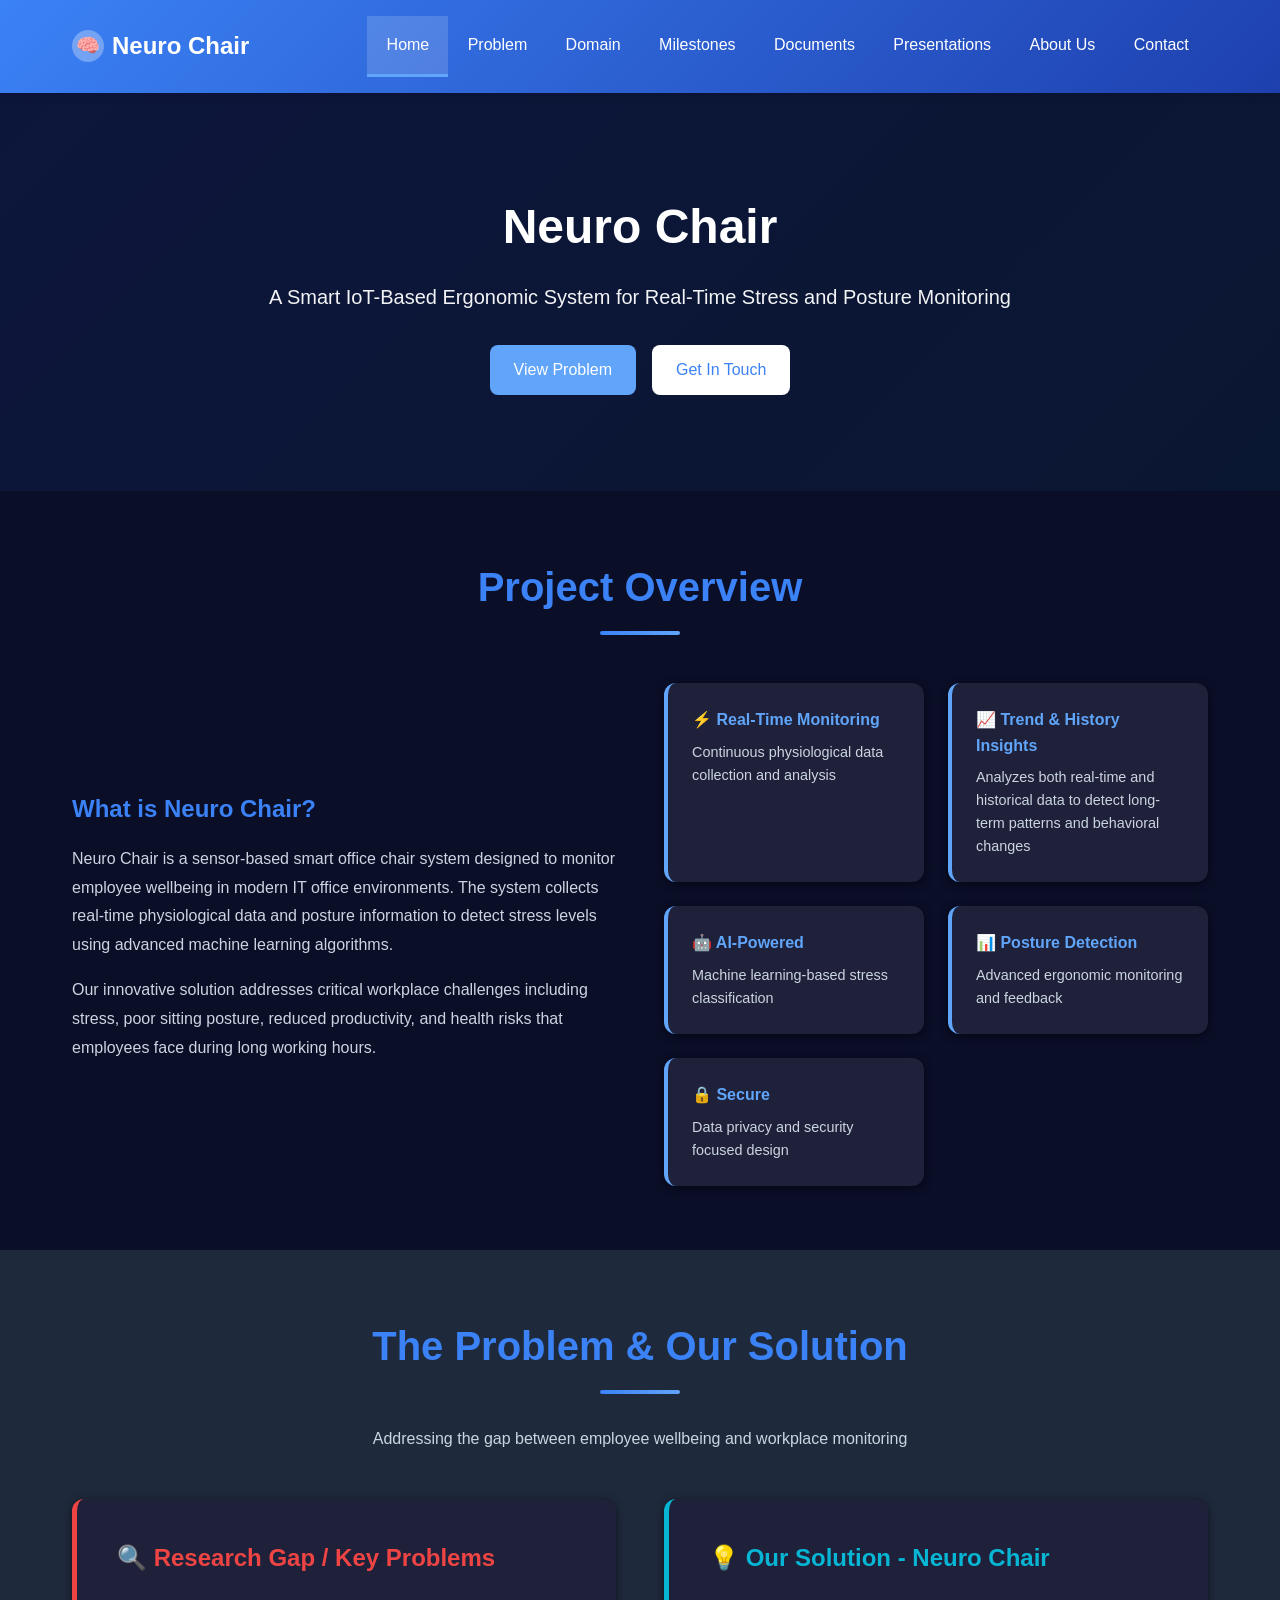
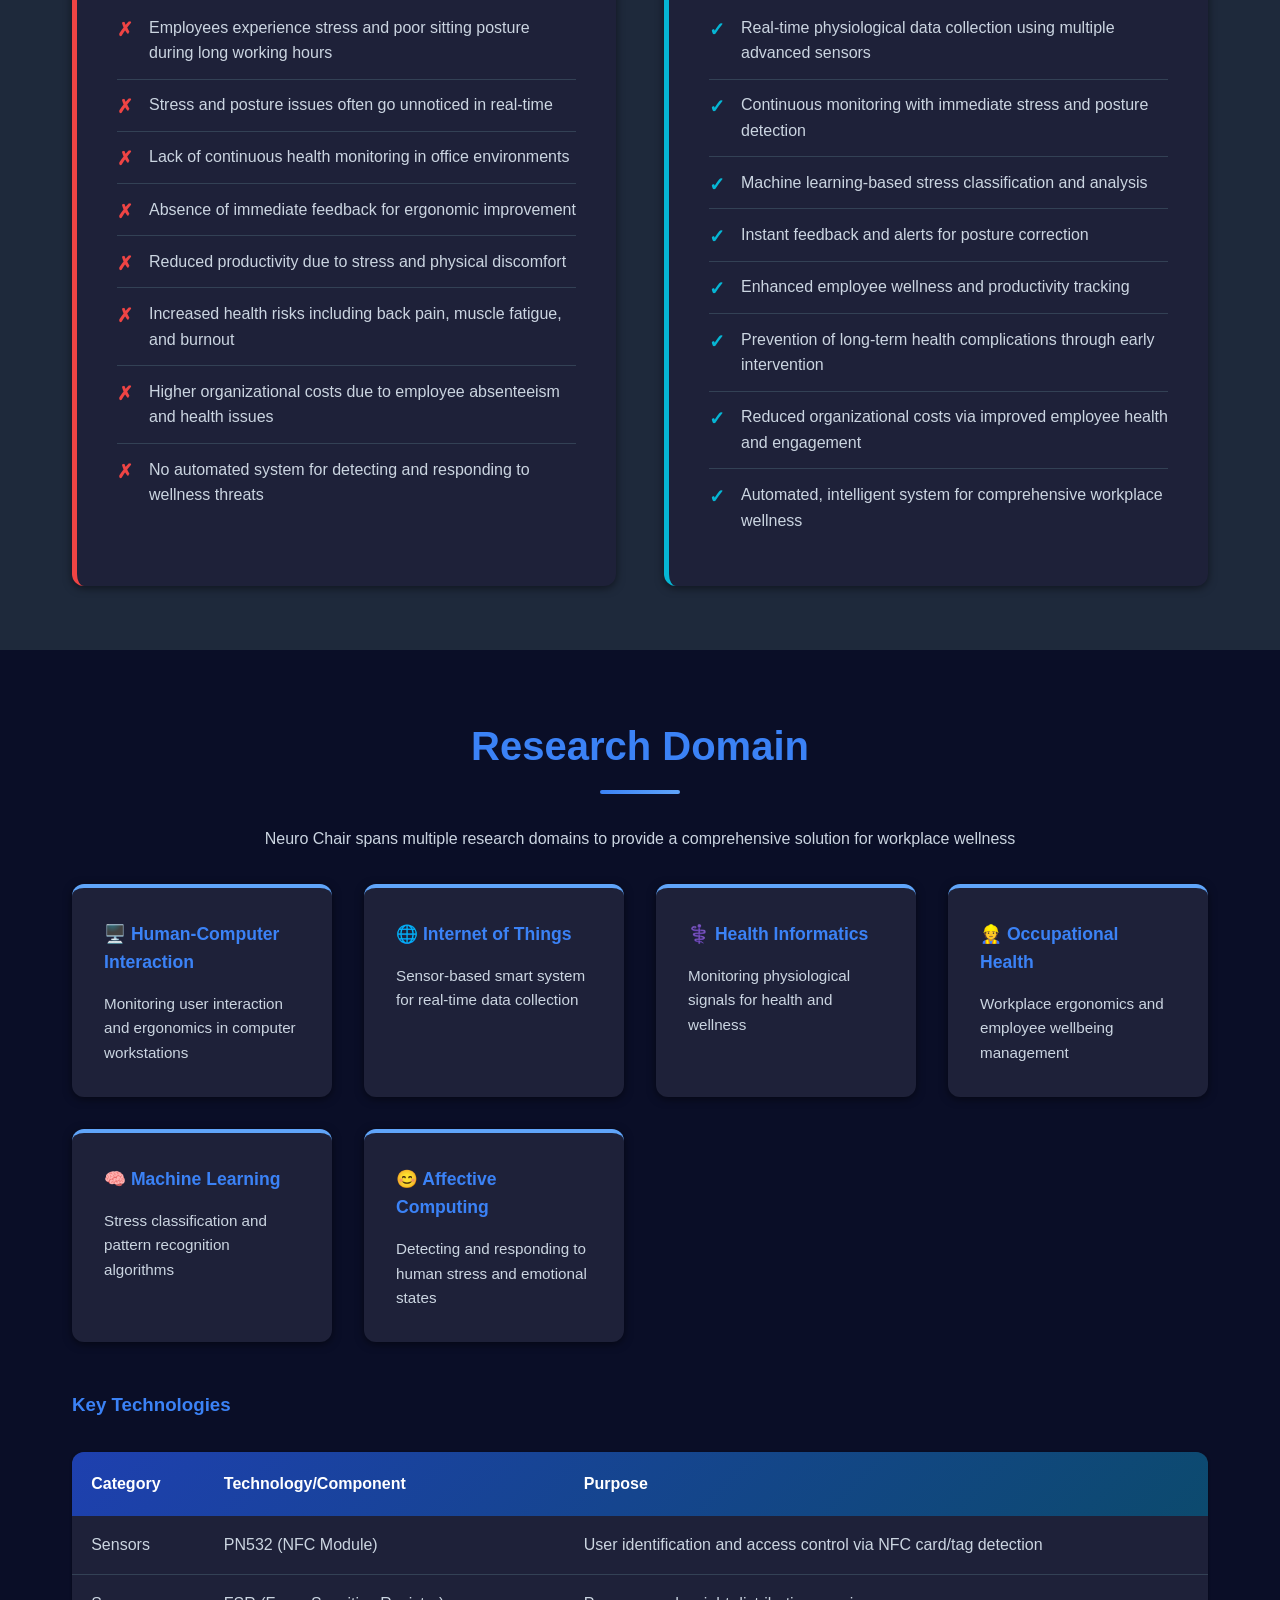
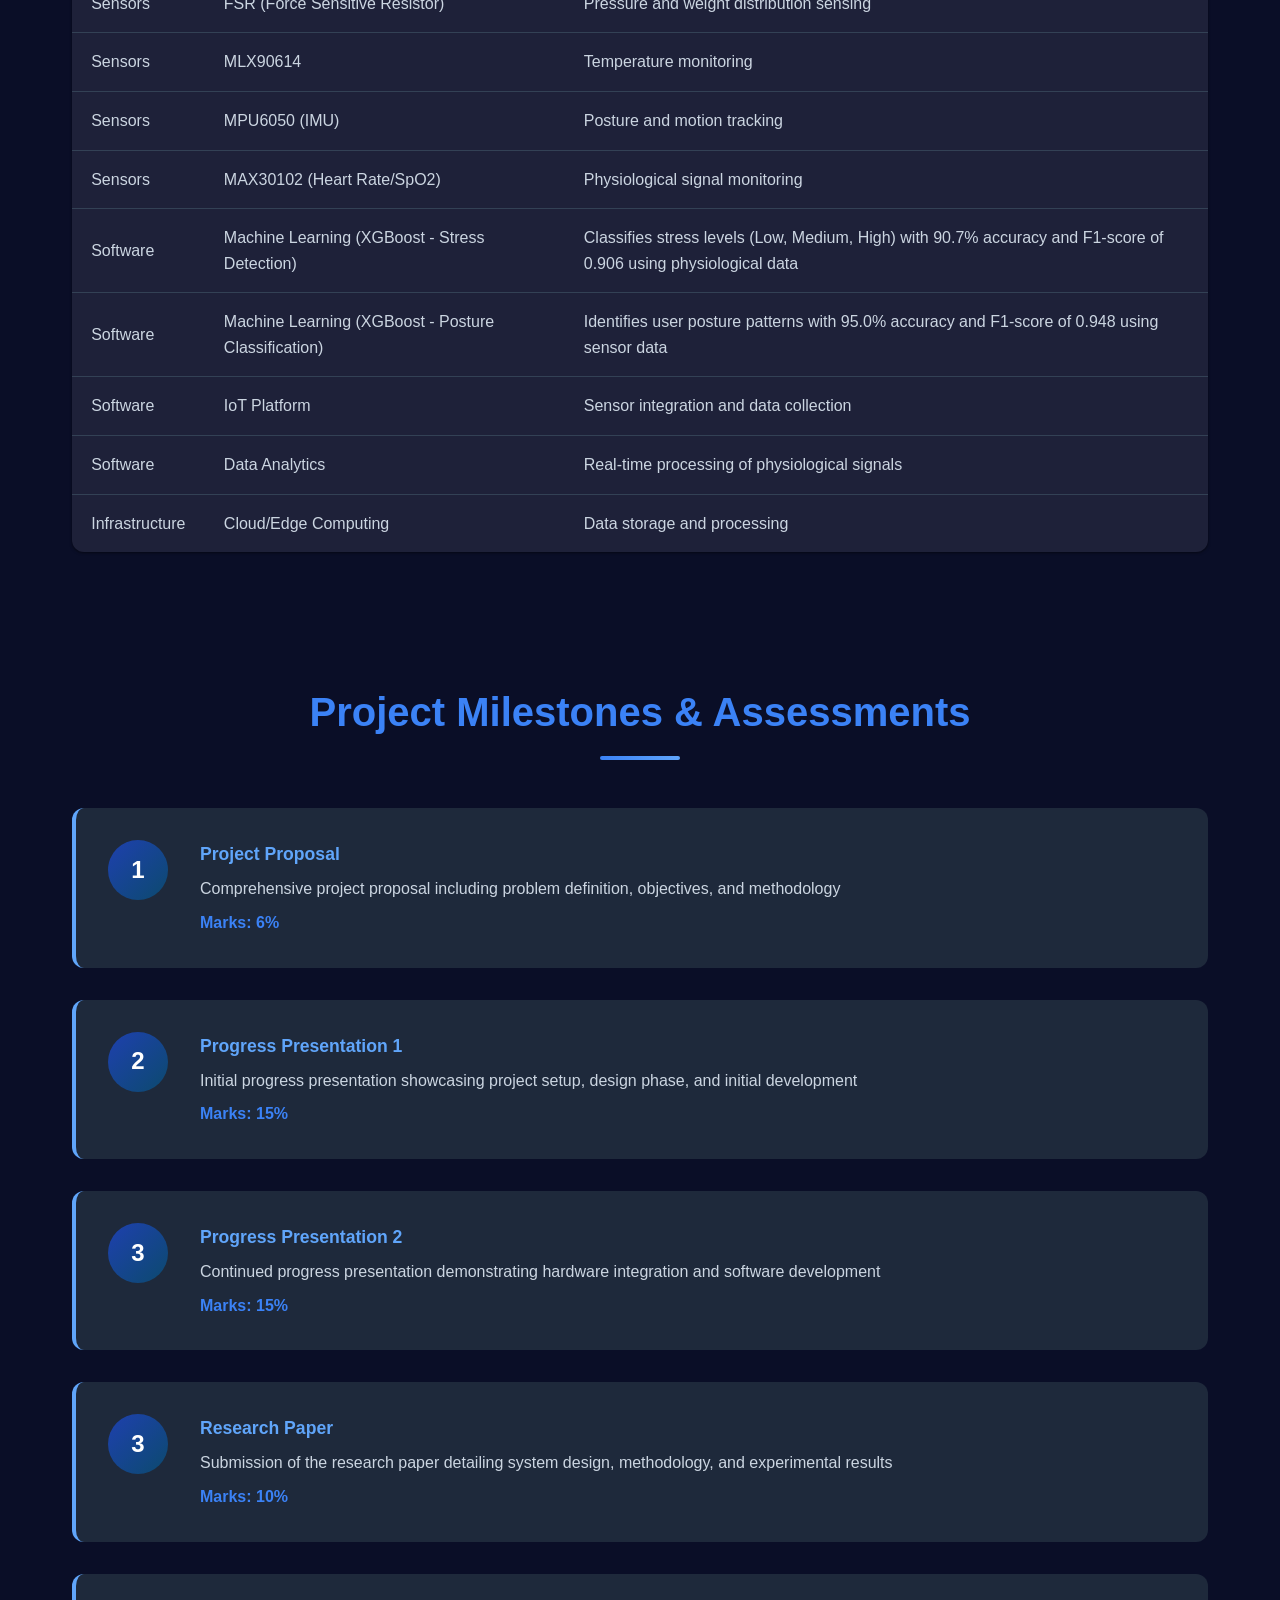
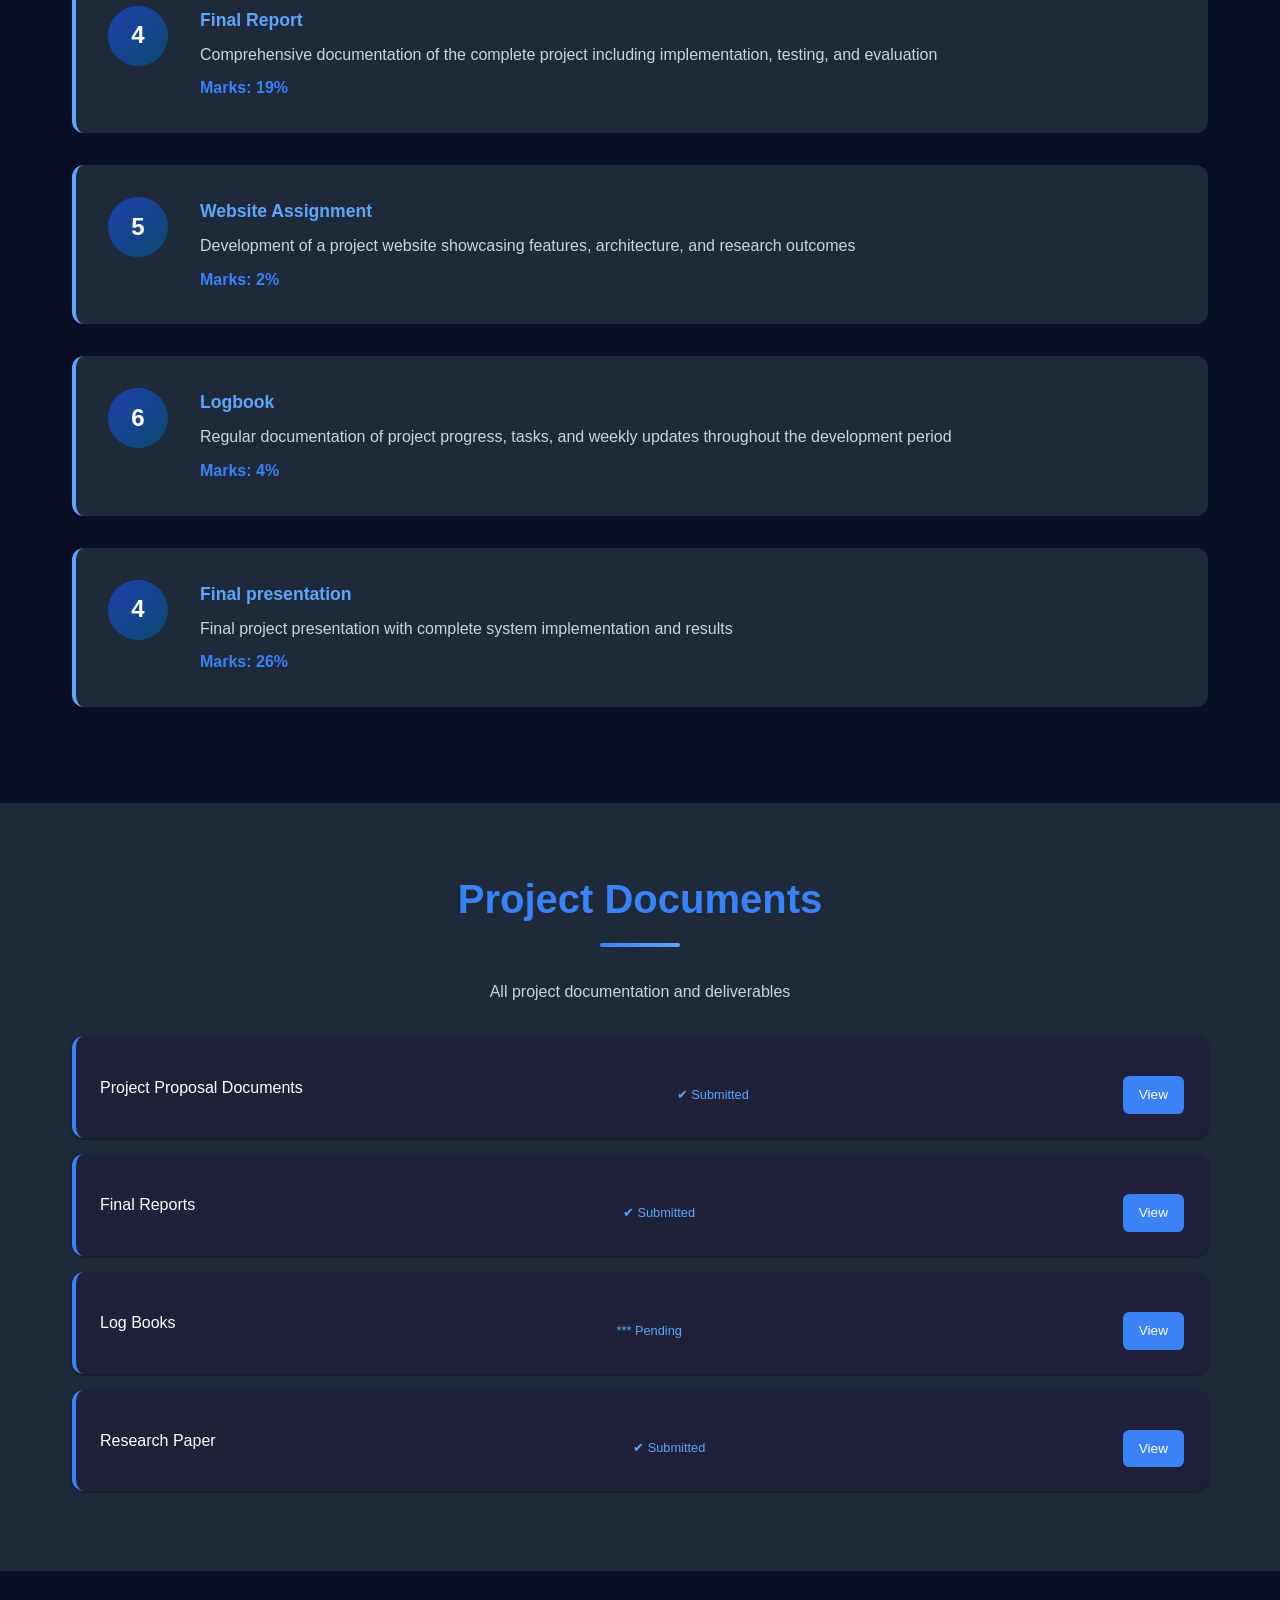
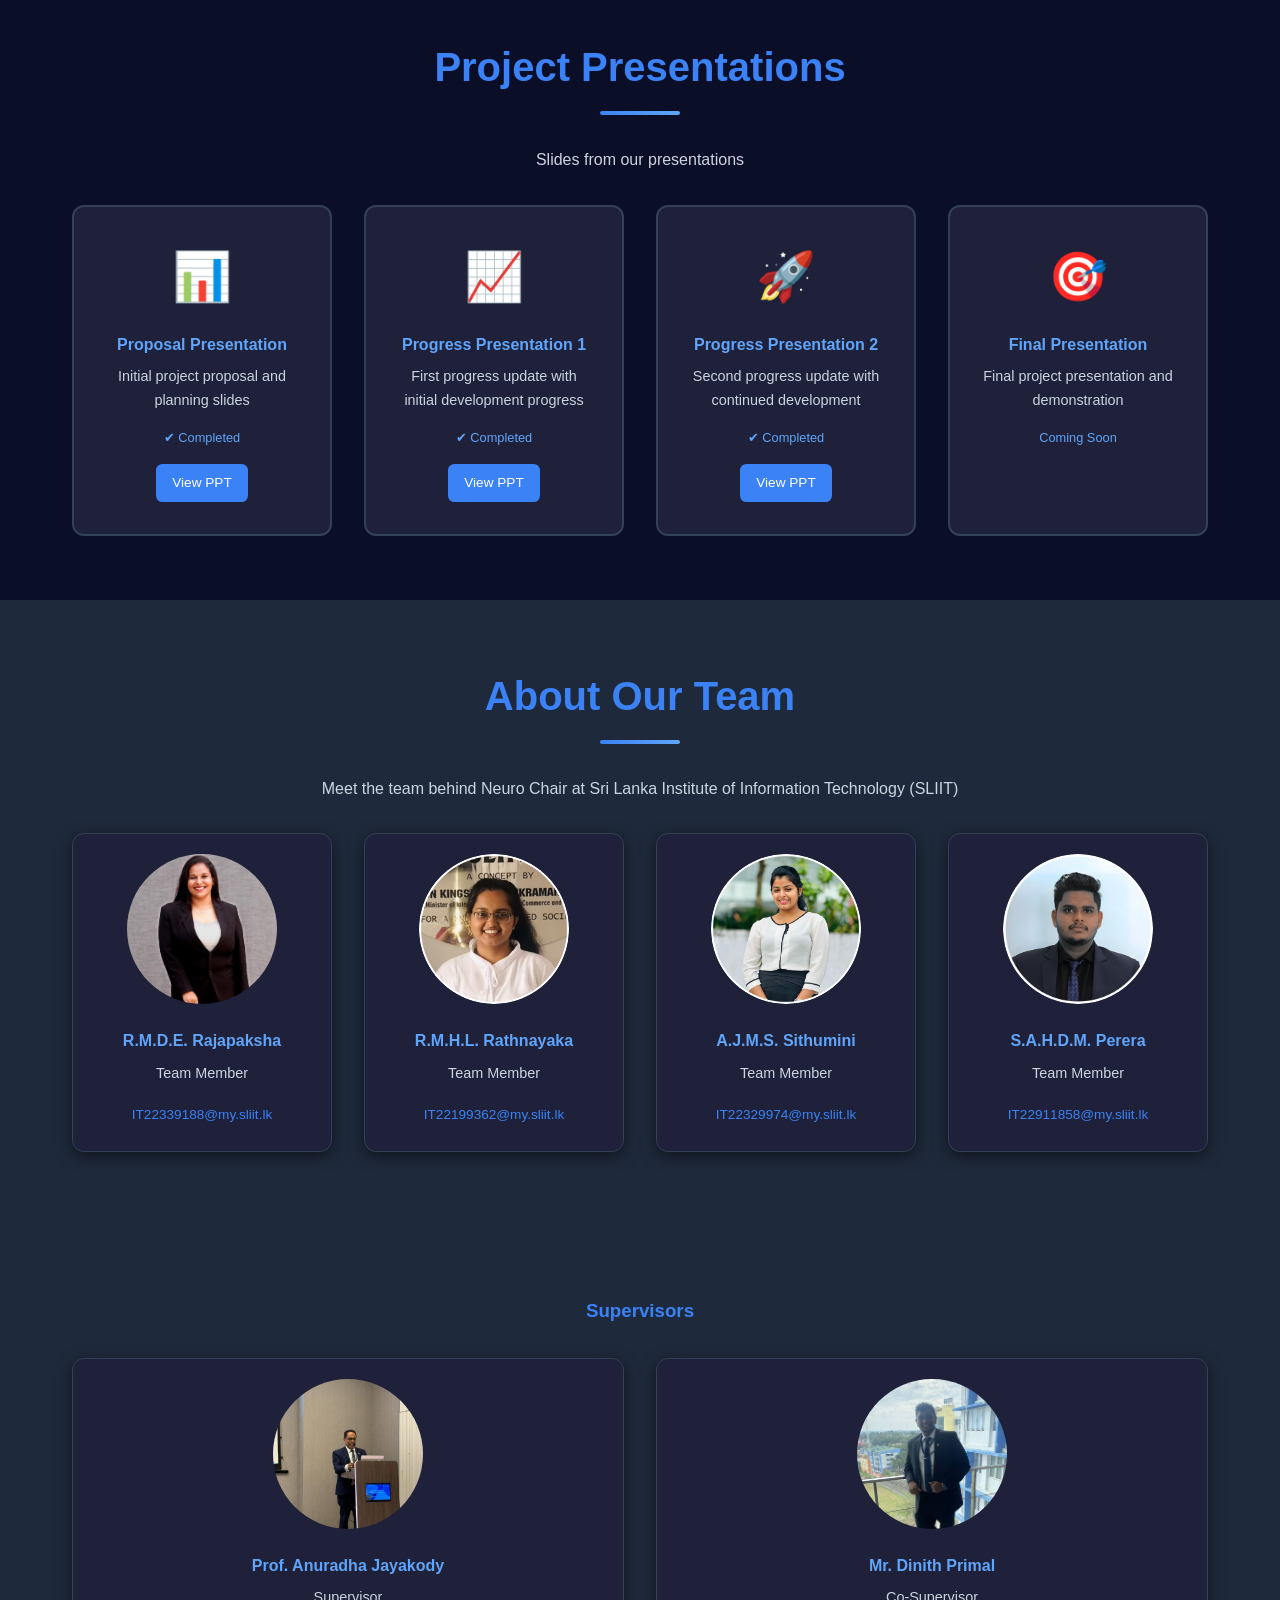
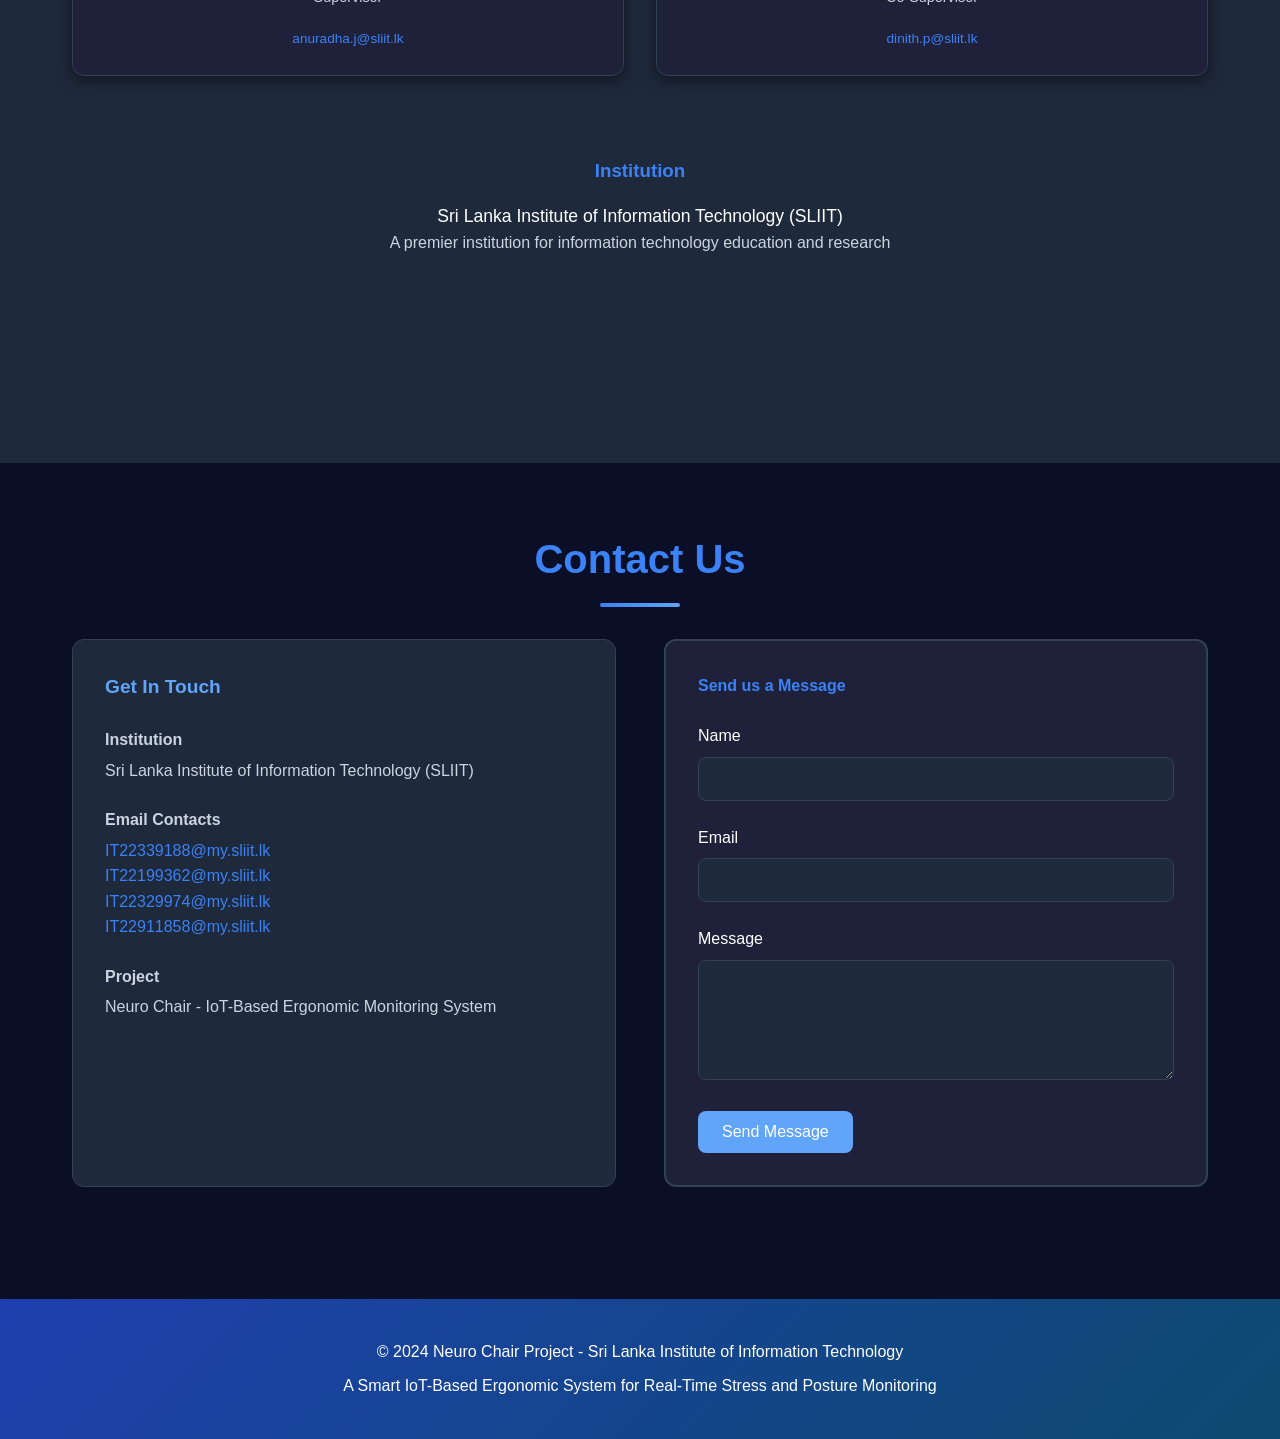
<file: neuro-chair-website.html>
<!DOCTYPE html>
<html lang="en">
<head>
    <meta charset="UTF-8">
    <meta name="viewport" content="width=device-width, initial-scale=1.0">
    <title>Neuro Chair - Smart IoT-Based Ergonomic System</title>
    <style>
        * {
            margin: 0;
            padding: 0;
            box-sizing: border-box;
        }

        :root {
            --primary-color: #3b82f6;
            --secondary-color: #1e40af;
            --accent-color: #60a5fa;
            --success-color: #06b6d4;
            --warning-color: #f59e0b;
            --danger-color: #ef4444;
            --dark-bg: #0a0e27;
            --light-bg: #1e293b;
            --card-bg: #1e2139;
            --text-dark: #ffffff;
            --text-light: #cbd5e1;
            --border-color: #334155;
        }

        body {
            font-family: 'Segoe UI', Tahoma, Geneva, Verdana, sans-serif;
            line-height: 1.6;
            color: var(--text-dark);
            background-color: var(--dark-bg);
        }

        /* Navigation */
        nav {
            background: linear-gradient(135deg, var(--primary-color) 0%, var(--secondary-color) 100%);
            padding: 0;
            position: sticky;
            top: 0;
            z-index: 1000;
            box-shadow: 0 2px 10px rgba(0, 0, 0, 0.1);
        }

        nav .container {
            max-width: 1200px;
            margin: 0 auto;
            display: flex;
            justify-content: space-between;
            align-items: center;
            padding: 1rem 2rem;
        }

        nav .logo {
            color: white;
            font-size: 1.5rem;
            font-weight: bold;
            text-decoration: none;
            display: flex;
            align-items: center;
            gap: 0.5rem;
        }

        nav .logo-icon {
            width: 32px;
            height: 32px;
            background: rgba(255, 255, 255, 0.3);
            border-radius: 50%;
            display: flex;
            align-items: center;
            justify-content: center;
            font-size: 1.2rem;
        }

        nav ul {
            list-style: none;
            display: flex;
            gap: 0;
        }

        nav ul li {
            margin: 0;
        }

        nav ul li a {
            color: white;
            text-decoration: none;
            padding: 1rem 1.2rem;
            display: block;
            transition: background-color 0.3s ease;
            border-bottom: 3px solid transparent;
        }

        nav ul li a:hover {
            background-color: rgba(255, 255, 255, 0.1);
            border-bottom-color: var(--accent-color);
        }

        nav ul li a.active {
            background-color: rgba(255, 255, 255, 0.15);
            border-bottom-color: var(--accent-color);
        }

        /* Container */
        .container {
            max-width: 1200px;
            margin: 0 auto;
            padding: 0 2rem;
        }

        /* Hero Section */
        .hero {
            background: linear-gradient(135deg, #1e40af 0%, #0c4a6e 100%);
            color: white;
            padding: 6rem 2rem;
            text-align: center;
        }

        .hero-content {
            max-width: 900px;
            margin: 0 auto;
        }

        .hero h1 {
            font-size: 3rem;
            margin-bottom: 1rem;
            font-weight: bold;
        }

        .hero p {
            font-size: 1.25rem;
            margin-bottom: 2rem;
            opacity: 0.95;
        }

        .hero-buttons {
            display: flex;
            gap: 1rem;
            justify-content: center;
            flex-wrap: wrap;
        }

        .btn {
            padding: 0.75rem 1.5rem;
            border: none;
            border-radius: 0.5rem;
            font-size: 1rem;
            cursor: pointer;
            text-decoration: none;
            transition: all 0.3s ease;
            display: inline-block;
            font-weight: 500;
        }

        .btn-primary {
            background-color: var(--accent-color);
            color: white;
        }

        .btn-primary:hover {
            background-color: #be185d;
            transform: translateY(-2px);
            box-shadow: 0 4px 12px rgba(236, 72, 153, 0.3);
        }

        .btn-secondary {
            background-color: white;
            color: var(--primary-color);
        }

        .btn-secondary:hover {
            background-color: var(--light-bg);
            transform: translateY(-2px);
        }

        /* Section Styles */
        section {
            padding: 4rem 0;
        }

        section h2 {
            font-size: 2.5rem;
            margin-bottom: 2rem;
            color: var(--primary-color);
            text-align: center;
            position: relative;
            padding-bottom: 1rem;
        }

        section h2::after {
            content: '';
            position: absolute;
            bottom: 0;
            left: 50%;
            transform: translateX(-50%);
            width: 80px;
            height: 4px;
            background: linear-gradient(90deg, var(--primary-color), var(--accent-color));
            border-radius: 2px;
        }

        .section-content {
            display: grid;
            grid-template-columns: repeat(auto-fit, minmax(280px, 1fr));
            gap: 2rem;
        }

        .card {
            background: var(--card-bg);
            border: 1px solid var(--border-color);
            border-radius: 0.75rem;
            padding: 2rem;
            transition: all 0.3s ease;
            box-shadow: 0 1px 3px rgba(0, 0, 0, 0.5);
        }

        .card:hover {
            box-shadow: 0 10px 30px rgba(59, 130, 246, 0.2);
            transform: translateY(-5px);
            border-color: var(--primary-color);
        }

        .card h3 {
            color: var(--accent-color);
            margin-bottom: 1rem;
            font-size: 1.25rem;
        }

        .card p {
            color: var(--text-light);
            font-size: 0.95rem;
            line-height: 1.8;
        }

        .card ul {
            list-style: none;
            margin-top: 1rem;
        }

        .card ul li {
            padding: 0.5rem 0;
            padding-left: 1.5rem;
            position: relative;
            color: var(--text-light);
        }

        .card ul li::before {
            content: '→';
            position: absolute;
            left: 0;
            color: var(--accent-color);
            font-weight: bold;
        }

        /* Home Section */
        #home {
            background: linear-gradient(135deg, rgba(30, 64, 175, 0.15) 0%, rgba(12, 74, 110, 0.15) 100%);
        }

        .intro-grid {
            display: grid;
            grid-template-columns: 1fr 1fr;
            gap: 3rem;
            align-items: center;
            margin-top: 3rem;
        }

        .intro-text h3 {
            color: var(--primary-color);
            font-size: 1.5rem;
            margin-bottom: 1rem;
        }

        .intro-text p {
            color: var(--text-light);
            margin-bottom: 1rem;
            line-height: 1.8;
        }

        .features-grid {
            display: grid;
            grid-template-columns: repeat(auto-fit, minmax(200px, 1fr));
            gap: 1.5rem;
        }

        .feature-box {
            background: var(--card-bg);
            padding: 1.5rem;
            border-radius: 0.75rem;
            border-left: 4px solid var(--accent-color);
            box-shadow: 0 2px 8px rgba(0, 0, 0, 0.5);
            transition: all 0.3s ease;
        }

        .feature-box:hover {
            transform: translateY(-3px);
            box-shadow: 0 5px 15px rgba(59, 130, 246, 0.2);
        }

        .feature-box h4 {
            color: var(--accent-color);
            margin-bottom: 0.5rem;
        }

        .feature-box p {
            color: var(--text-light);
            font-size: 0.9rem;
        }

        /* Research Gap & Solution Section */
        #research-gap {
            background-color: var(--light-bg);
        }

        .gap-solution-grid {
            display: grid;
            grid-template-columns: 1fr 1fr;
            gap: 3rem;
            margin-top: 3rem;
        }

        .gap-card, .solution-card {
            background: var(--card-bg);
            padding: 2.5rem;
            border-radius: 0.75rem;
            box-shadow: 0 2px 8px rgba(0, 0, 0, 0.5);
            transition: all 0.3s ease;
        }

        .gap-card {
            border-left: 5px solid var(--danger-color);
        }

        .solution-card {
            border-left: 5px solid var(--success-color);
        }

        .gap-card:hover, .solution-card:hover {
            transform: translateY(-5px);
            box-shadow: 0 10px 30px rgba(0, 0, 0, 0.15);
        }

        .gap-card h3, .solution-card h3 {
            font-size: 1.5rem;
            margin-bottom: 1.5rem;
            color: var(--primary-color);
        }

        .gap-card h3 {
            color: var(--danger-color);
        }

        .solution-card h3 {
            color: var(--success-color);
        }

        .gap-card ul, .solution-card ul {
            list-style: none;
        }

        .gap-card li, .solution-card li {
            padding: 0.8rem 0;
            padding-left: 2rem;
            position: relative;
            color: var(--text-light);
            border-bottom: 1px solid var(--border-color);
        }

        .gap-card li:last-child, .solution-card li:last-child {
            border-bottom: none;
        }

        .gap-card li::before {
            content: '✗';
            position: absolute;
            left: 0;
            color: var(--danger-color);
            font-weight: bold;
            font-size: 1.2rem;
        }

        .solution-card li::before {
            content: '✓';
            position: absolute;
            left: 0;
            color: var(--success-color);
            font-weight: bold;
            font-size: 1.2rem;
        }

        /* Domain Section */
        #domain {
            background-color: var(--dark-bg);
        }

        .domain-grid {
            display: grid;
            grid-template-columns: repeat(auto-fit, minmax(250px, 1fr));
            gap: 2rem;
            margin-top: 2rem;
        }

        .domain-card {
            background: var(--card-bg);
            padding: 2rem;
            border-radius: 0.75rem;
            border-top: 4px solid var(--accent-color);
            box-shadow: 0 2px 8px rgba(0, 0, 0, 0.5);
            transition: all 0.3s ease;
        }

        .domain-card:hover {
            transform: translateY(-5px);
            box-shadow: 0 10px 25px rgba(0, 0, 0, 0.12);
            border-top-color: var(--primary-color);
        }

        .domain-card h4 {
            color: var(--primary-color);
            margin-bottom: 1rem;
            font-size: 1.1rem;
        }

        .domain-card p {
            color: var(--text-light);
            font-size: 0.95rem;
        }

        /* Table Styles */
        table {
            width: 100%;
            border-collapse: collapse;
            margin-top: 2rem;
            background: var(--card-bg);
            box-shadow: 0 1px 3px rgba(0, 0, 0, 0.5);
            border-radius: 0.75rem;
            overflow: hidden;
        }

        table thead {
            background: linear-gradient(135deg, #1e40af 0%, #0c4a6e 100%);
            color: white;
        }

        table th {
            padding: 1.2rem;
            text-align: left;
            font-weight: 600;
        }

        table td {
            padding: 1rem 1.2rem;
            border-bottom: 1px solid var(--border-color);
            color: var(--text-light);
        }

        table tbody tr:hover {
            background-color: rgba(59, 130, 246, 0.1);
        }

        table tbody tr:last-child td {
            border-bottom: none;
        }

        /* Milestones Section */
        #milestones {
            background: var(--dark-bg);
        }

        .milestone-container {
            margin-top: 3rem;
        }

        .milestone {
            display: flex;
            gap: 2rem;
            margin-bottom: 2rem;
            padding: 2rem;
            background: var(--light-bg);
            border-radius: 0.75rem;
            border-left: 4px solid var(--accent-color);
            transition: all 0.3s ease;
        }

        .milestone:hover {
            transform: translateX(10px);
            box-shadow: 0 4px 12px rgba(59, 130, 246, 0.2);
        }

        .milestone-number {
            min-width: 60px;
            height: 60px;
            border-radius: 50%;
            background: linear-gradient(135deg, #1e40af 0%, #0c4a6e 100%);
            color: white;
            display: flex;
            align-items: center;
            justify-content: center;
            font-size: 1.5rem;
            font-weight: bold;
        }

        .milestone-content h4 {
            color: var(--accent-color);
            margin-bottom: 0.5rem;
            font-size: 1.1rem;
        }

        .milestone-content p {
            color: var(--text-light);
            margin-bottom: 0.5rem;
        }

        .milestone-marks {
            color: var(--primary-color);
            font-weight: bold;
            margin-top: 0.5rem;
        }

        /* Documents Section */
        #documents {
            background-color: var(--light-bg);
        }

        .document-list {
            list-style: none;
            margin-top: 2rem;
        }

        .document-list li {
            background: var(--card-bg);
            padding: 1.5rem;
            margin-bottom: 1rem;
            border-radius: 0.75rem;
            display: flex;
            justify-content: space-between;
            align-items: center;
            border-left: 4px solid var(--primary-color);
            box-shadow: 0 1px 3px rgba(0, 0, 0, 0.5);
            transition: all 0.3s ease;
        }

        .document-list li:hover {
            box-shadow: 0 4px 12px rgba(59, 130, 246, 0.2);
            transform: translateX(5px);
        }

        .document-name {
            font-weight: 500;
            color: var(--text-dark);
        }

        .document-status {
            padding: 0.4rem 0.8rem;
            border-radius: 0.25rem;
            font-size: 0.85rem;
            font-weight: 500;
        }

        .status-available {
            background-color: rgba(6, 182, 212, 0.2);
            color: #22d3ee;
        }

        .status-pending {
            background-color: rgba(245, 158, 11, 0.2);
            color: #fbbf24;
        }

        /* Presentations Section */
        #presentations {
            background: var(--dark-bg);
        }

        .presentation-grid {
            display: grid;
            grid-template-columns: repeat(auto-fit, minmax(250px, 1fr));
            gap: 2rem;
            margin-top: 2rem;
        }

        .presentation-card {
            background: var(--card-bg);
            border: 2px solid var(--border-color);
            border-radius: 0.75rem;
            padding: 2rem;
            text-align: center;
            transition: all 0.3s ease;
        }

        .presentation-card:hover {
            border-color: var(--accent-color);
            box-shadow: 0 10px 30px rgba(59, 130, 246, 0.2);
            transform: translateY(-5px);
        }

        .presentation-icon {
            font-size: 3rem;
            margin-bottom: 1rem;
        }

        .presentation-card h4 {
            color: var(--accent-color);
            margin-bottom: 0.5rem;
        }

        .presentation-card p {
            color: var(--text-light);
            font-size: 0.9rem;
        }

        .download-btn {
            display: inline-block;
            margin-top: 1rem;
            padding: 0.5rem 1rem;
            background-color: var(--primary-color);
            color: white;
            text-decoration: none;
            border-radius: 0.4rem;
            font-size: 0.85rem;
            transition: 0.3s;
        }

        .download-btn:hover {
            background-color: var(--accent-color);
            transform: translateY(-2px);
        }

        /* About Us Section */
        #about {
            background-color: var(--light-bg);
        }

        .team-grid {
            display: grid;
            grid-template-columns: repeat(auto-fit, minmax(250px, 1fr));
            gap: 2rem;
            margin-top: 2rem;
        }

        .team-member {
            background: var(--card-bg);
            border-radius: 0.75rem;
            overflow: hidden;
            box-shadow: 0 4px 15px rgba(0, 0, 0, 0.5);
            transition: all 0.3s ease;
            border: 1px solid var(--border-color);
        }

        .team-member:hover {
            transform: translateY(-5px);
            box-shadow: 0 12px 30px rgba(59, 130, 246, 0.2);
        }

        .team-member img {
            width: 150px;
            height: 150px;
            object-fit: cover;
            border-radius: 50%;
            display: block;
            margin: 20px auto 0;
        }

        /* Fallback style if image doesn't load */
        .member-avatar {
            width: 100%;
            height: 200px;
            background: linear-gradient(135deg, #1e40af 0%, #0c4a6e 100%);
            display: flex;
            align-items: center;
            justify-content: center;
            color: white;
            font-size: 4rem;
            font-weight: bold;
        }

        .member-info {
            padding: 1.5rem;
            text-align: center;
        }

        .member-info h4 {
            color: var(--accent-color);
            margin-bottom: 0.5rem;
        }

        .member-info p {
            color: var(--text-light);
            font-size: 0.9rem;
            margin-bottom: 1rem;
        }

        .member-email {
            color: var(--primary-color);
            text-decoration: none;
            font-size: 0.85rem;
            word-break: break-all;
            transition: all 0.3s ease;
        }

        .member-email:hover {
            text-decoration: underline;
            color: var(--accent-color);
        }

        /* Contact Section */
        #contact {
            background: var(--dark-bg);
        }

        .contact-content {
            display: grid;
            grid-template-columns: 1fr 1fr;
            gap: 3rem;
            margin-top: 2rem;
        }

        .contact-info {
            background: var(--light-bg);
            padding: 2rem;
            border-radius: 0.75rem;
            border: 1px solid var(--border-color);
        }

        .contact-info h4 {
            color: var(--accent-color);
            margin-bottom: 1.5rem;
            font-size: 1.2rem;
        }

        .contact-item {
            margin-bottom: 1.5rem;
        }

        .contact-item p {
            color: var(--text-light);
            margin-bottom: 0.3rem;
        }

        .contact-item a {
            color: var(--primary-color);
            text-decoration: none;
            font-weight: 500;
            transition: all 0.3s ease;
        }

        .contact-item a:hover {
            text-decoration: underline;
            color: var(--accent-color);
        }

        .contact-form {
            background: var(--card-bg);
            border: 2px solid var(--border-color);
            padding: 2rem;
            border-radius: 0.75rem;
        }

        .form-group {
            margin-bottom: 1.5rem;
        }

        .form-group label {
            display: block;
            color: var(--text-dark);
            font-weight: 500;
            margin-bottom: 0.5rem;
        }

        .form-group input,
        .form-group textarea {
            width: 100%;
            padding: 0.75rem;
            border: 1px solid var(--border-color);
            border-radius: 0.5rem;
            font-family: inherit;
            font-size: 1rem;
            transition: border-color 0.3s ease;
            background: var(--light-bg);
            color: var(--text-dark);
        }

        .form-group input:focus,
        .form-group textarea:focus {
            outline: none;
            border-color: var(--primary-color);
            box-shadow: 0 0 0 3px rgba(59, 130, 246, 0.2);
        }

        .form-group textarea {
            resize: vertical;
            min-height: 120px;
        }

        /* Footer */
        footer {
            background: linear-gradient(135deg, #1e40af 0%, #0c4a6e 100%);
            color: white;
            padding: 2rem;
            text-align: center;
            margin-top: 3rem;
        }

        footer p {
            margin: 0.5rem 0;
        }

        /* Responsive Design */
        @media (max-width: 768px) {
            nav ul {
                flex-wrap: wrap;
                gap: 0.5rem;
            }

            nav ul li a {
                padding: 0.75rem 0.8rem;
                font-size: 0.9rem;
            }

            .hero h1 {
                font-size: 2rem;
            }

            .hero p {
                font-size: 1rem;
            }

            .intro-grid {
                grid-template-columns: 1fr;
            }

            .gap-solution-grid {
                grid-template-columns: 1fr;
            }

            .contact-content {
                grid-template-columns: 1fr;
            }

            section h2 {
                font-size: 1.8rem;
            }
        }
    </style>
</head>
<body>
    <!-- Navigation -->
    <nav>
        <div class="container">
            <a href="#home" class="logo">
                <span class="logo-icon">🧠</span>
                Neuro Chair
            </a>
            <ul>
                <li><a href="#home" class="nav-link active">Home</a></li>
                <li><a href="#research-gap" class="nav-link">Problem</a></li>
                <li><a href="#domain" class="nav-link">Domain</a></li>
                <li><a href="#milestones" class="nav-link">Milestones</a></li>
                <li><a href="#documents" class="nav-link">Documents</a></li>
                <li><a href="#presentations" class="nav-link">Presentations</a></li>
                <li><a href="#about" class="nav-link">About Us</a></li>
                <li><a href="#contact" class="nav-link">Contact</a></li>
            </ul>
        </div>
    </nav>

    <!-- Home Section -->
    <section id="home" class="hero">
        <div class="hero-content">
            <h1>Neuro Chair</h1>
            <p>A Smart IoT-Based Ergonomic System for Real-Time Stress and Posture Monitoring</p>
            <div class="hero-buttons">
                <a href="#research-gap" class="btn btn-primary">View Problem</a>
                <a href="#contact" class="btn btn-secondary">Get In Touch</a>
            </div>
        </div>
    </section>

    <!-- Introduction Section -->
    <section id="introduction">
        <div class="container">
            <h2>Project Overview</h2>
            <div class="intro-grid">
                <div class="intro-text">
                    <h3>What is Neuro Chair?</h3>
                    <p>Neuro Chair is a sensor-based smart office chair system designed to monitor employee wellbeing in modern IT office environments. The system collects real-time physiological data and posture information to detect stress levels using advanced machine learning algorithms.</p>
                    <p>Our innovative solution addresses critical workplace challenges including stress, poor sitting posture, reduced productivity, and health risks that employees face during long working hours.</p>
                </div>
                <div class="features-grid">
                    <div class="feature-box">
                        <h4>⚡ Real-Time Monitoring</h4>
                        <p>Continuous physiological data collection and analysis</p>
                    </div>
                    <div class="feature-box">
                        <h4>📈 Trend & History Insights</h4>
                        <p>Analyzes both real-time and historical data to detect long-term patterns and behavioral changes</p>
                    </div>
                    <div class="feature-box">
                        <h4>🤖 AI-Powered</h4>
                        <p>Machine learning-based stress classification</p>
                    </div>
                    <div class="feature-box">
                        <h4>📊 Posture Detection</h4>
                        <p>Advanced ergonomic monitoring and feedback</p>
                    </div>
                    <div class="feature-box">
                        <h4>🔒 Secure</h4>
                        <p>Data privacy and security focused design</p>
                    </div>
                </div>
            </div>
        </div>
    </section>

    <!-- Research Gap & Solution Section -->
    <section id="research-gap">
        <div class="container">
            <h2>The Problem & Our Solution</h2>
            <p style="text-align: center; color: var(--text-light); margin-bottom: 3rem;">Addressing the gap between employee wellbeing and workplace monitoring</p>
            <div class="gap-solution-grid">
                <div class="gap-card">
                    <h3>🔍 Research Gap / Key Problems</h3>
                    <ul>
                        <li>Employees experience stress and poor sitting posture during long working hours</li>
                        <li>Stress and posture issues often go unnoticed in real-time</li>
                        <li>Lack of continuous health monitoring in office environments</li>
                        <li>Absence of immediate feedback for ergonomic improvement</li>
                        <li>Reduced productivity due to stress and physical discomfort</li>
                        <li>Increased health risks including back pain, muscle fatigue, and burnout</li>
                        <li>Higher organizational costs due to employee absenteeism and health issues</li>
                        <li>No automated system for detecting and responding to wellness threats</li>
                    </ul>
                </div>

                <div class="solution-card">
                    <h3>💡 Our Solution - Neuro Chair</h3>
                    <ul>
                        <li>Real-time physiological data collection using multiple advanced sensors</li>
                        <li>Continuous monitoring with immediate stress and posture detection</li>
                        <li>Machine learning-based stress classification and analysis</li>
                        <li>Instant feedback and alerts for posture correction</li>
                        <li>Enhanced employee wellness and productivity tracking</li>
                        <li>Prevention of long-term health complications through early intervention</li>
                        <li>Reduced organizational costs via improved employee health and engagement</li>
                        <li>Automated, intelligent system for comprehensive workplace wellness</li>
                    </ul>
                </div>
            </div>
        </div>
    </section>

    <!-- Domain Section -->
    <section id="domain">
        <div class="container">
            <h2>Research Domain</h2>
            <p style="text-align: center; color: var(--text-light); margin-bottom: 2rem;">Neuro Chair spans multiple research domains to provide a comprehensive solution for workplace wellness</p>
            <div class="domain-grid">
                <div class="domain-card">
                    <h4>🖥️ Human-Computer Interaction</h4>
                    <p>Monitoring user interaction and ergonomics in computer workstations</p>
                </div>
                <div class="domain-card">
                    <h4>🌐 Internet of Things</h4>
                    <p>Sensor-based smart system for real-time data collection</p>
                </div>
                <div class="domain-card">
                    <h4>⚕️ Health Informatics</h4>
                    <p>Monitoring physiological signals for health and wellness</p>
                </div>
                <div class="domain-card">
                    <h4>👷 Occupational Health</h4>
                    <p>Workplace ergonomics and employee wellbeing management</p>
                </div>
                <div class="domain-card">
                    <h4>🧠 Machine Learning</h4>
                    <p>Stress classification and pattern recognition algorithms</p>
                </div>
                <div class="domain-card">
                    <h4>😊 Affective Computing</h4>
                    <p>Detecting and responding to human stress and emotional states</p>
                </div>
            </div>

            <h3 style="color: var(--primary-color); margin-top: 3rem; margin-bottom: 1rem;">Key Technologies</h3>
            <table>
                <thead>
                    <tr>
                        <th>Category</th>
                        <th>Technology/Component</th>
                        <th>Purpose</th>
                    </tr>
                </thead>
                <tbody>
                    <tr>
                        <td>Sensors</td>
                        <td>PN532 (NFC Module)</td>
                        <td>User identification and access control via NFC card/tag detection</td>
                    </tr>
                    <tr>
                        <td>Sensors</td>
                        <td>FSR (Force Sensitive Resistor)</td>
                        <td>Pressure and weight distribution sensing</td>
                    </tr>
                    <tr>
                        <td>Sensors</td>
                        <td>MLX90614</td>
                        <td>Temperature monitoring</td>
                    </tr>
                    <tr>
                        <td>Sensors</td>
                        <td>MPU6050 (IMU)</td>
                        <td>Posture and motion tracking</td>
                    </tr>
                    <tr>
                        <td>Sensors</td>
                        <td>MAX30102 (Heart Rate/SpO2)</td>
                        <td>Physiological signal monitoring</td>
                    </tr>
                    <tr>
                        <td>Software</td>
                        <td>Machine Learning (XGBoost - Stress Detection)</td>
                        <td>Classifies stress levels (Low, Medium, High) with 90.7% accuracy and F1-score of 0.906 using physiological data</td>
                    </tr>
                    <tr>
                        <td>Software</td>
                        <td>Machine Learning (XGBoost - Posture Classification)</td>
                        <td>Identifies user posture patterns with 95.0% accuracy and F1-score of 0.948 using sensor data</td>
                    </tr>
                    <tr>
                        <td>Software</td>
                        <td>IoT Platform</td>
                        <td>Sensor integration and data collection</td>
                    </tr>
                    <tr>
                        <td>Software</td>
                        <td>Data Analytics</td>
                        <td>Real-time processing of physiological signals</td>
                    </tr>
                    <tr>
                        <td>Infrastructure</td>
                        <td>Cloud/Edge Computing</td>
                        <td>Data storage and processing</td>
                    </tr>
                </tbody>
            </table>
        </div>
    </section>

    <!-- Milestones Section -->
    <section id="milestones">
        <div class="container">
            <h2>Project Milestones & Assessments</h2>
            <div class="milestone-container">
                <div class="milestone">
                    <div class="milestone-number">1</div>
                    <div class="milestone-content">
                        <h4>Project Proposal</h4>
                        <p>Comprehensive project proposal including problem definition, objectives, and methodology</p>
                        <div class="milestone-marks">Marks: 6%</div>
                    </div>
                </div>

                <div class="milestone">
                    <div class="milestone-number">2</div>
                    <div class="milestone-content">
                        <h4>Progress Presentation 1</h4>
                        <p>Initial progress presentation showcasing project setup, design phase, and initial development</p>
                        <div class="milestone-marks">Marks: 15%</div>
                    </div>
                </div>

                <div class="milestone">
                    <div class="milestone-number">3</div>
                    <div class="milestone-content">
                        <h4>Progress Presentation 2</h4>
                        <p>Continued progress presentation demonstrating hardware integration and software development</p>
                        <div class="milestone-marks">Marks: 15%</div>
                    </div>
                </div>

                <div class="milestone">
                    <div class="milestone-number">3</div>
                    <div class="milestone-content">
                        <h4>Research Paper</h4>
                        <p>Submission of the research paper detailing system design, methodology, and experimental results</p>
                        <div class="milestone-marks">Marks: 10%</div>
                    </div>
                </div>

                <div class="milestone">
                    <div class="milestone-number">4</div>
                    <div class="milestone-content">
                        <h4>Final Report</h4>
                        <p>Comprehensive documentation of the complete project including implementation, testing, and evaluation</p>
                        <div class="milestone-marks">Marks: 19%</div>
                    </div>
                </div>

                <div class="milestone">
                    <div class="milestone-number">5</div>
                    <div class="milestone-content">
                        <h4>Website Assignment</h4>
                        <p>Development of a project website showcasing features, architecture, and research outcomes</p>
                        <div class="milestone-marks">Marks: 2%</div>
                    </div>
                </div>

                <div class="milestone">
                    <div class="milestone-number">6</div>
                    <div class="milestone-content">
                        <h4>Logbook</h4>
                        <p>Regular documentation of project progress, tasks, and weekly updates throughout the development period</p>
                        <div class="milestone-marks">Marks: 4%</div>
                    </div>
                </div>

                <div class="milestone">
                    <div class="milestone-number">4</div>
                    <div class="milestone-content">
                        <h4>Final presentation</h4>
                        <p>Final project presentation with complete system implementation and results</p>
                        <div class="milestone-marks">Marks: 26%</div>
                    </div>
                </div>
            </div>
        </div>
    </section>

    <!-- Documents Section -->
    <section id="documents">
        <div class="container">
            <h2>Project Documents</h2>
            <p style="text-align: center; color: var(--text-light); margin-bottom: 2rem;">All project documentation and deliverables</p>
            <ul class="document-list">
                <li>
                    <span class="document-name">Project Proposal Documents</span>
                    <p style="color: var(--accent-color); font-size: 0.8rem; margin-top: 1rem;">✔ Submitted</p>
                    <a href="https://mysliit.sharepoint.com/:p:/s/CDAPSubmissionCloud/IQAm8ucCydPjSp2w563MOLzlAcWewColpAN9-S4rYHNrkfg?e=fbQ0yn" class="download-btn" download>View</a>
                </li>
                <li>
                    <span class="document-name">Final Reports</span>
                    <p style="color: var(--accent-color); font-size: 0.8rem; margin-top: 1rem;">✔ Submitted</p>
                    <a href="https://mysliit.sharepoint.com/:f:/s/CDAPSubmissionCloud/IgBLLMCNrgfWS647PE8Mz8jbAeEQmJ7MAfbd_Cru78FIgMQ?e=IK7eTR" class="download-btn" download>View</a>
                </li>
                <li>
                    <span class="document-name">Log Books</span>
                    <p style="color: var(--accent-color); font-size: 0.8rem; margin-top: 1rem;">*** Pending</p>
                    <a href="https://mysliit.sharepoint.com/:f:/s/CDAPSubmissionCloud/IgBTkKqqT1H_T78fxzWSo4WUAeylQKCoVikH43_sOjIfiR0?e=edSwAf" class="download-btn" download>View</a>
                </li>
                <li>
                    <span class="document-name">Research Paper</span>
                    <p style="color: var(--accent-color); font-size: 0.8rem; margin-top: 1rem;">✔ Submitted</p>
                    <a href="https://mysliit.sharepoint.com/:b:/s/CDAPSubmissionCloud/IQDEkihTKO8VSbxEnZf1yTH_Aez0yFF6yH8C9EMO5SO38cc?e=CXvFjx" class="download-btn" download>View</a>
                </li>
            </ul>
        </div>
    </section>

    <!-- Presentations Section -->
    <section id="presentations">
        <div class="container">
            <h2>Project Presentations</h2>
            <p style="text-align: center; color: var(--text-light); margin-bottom: 2rem;">Slides from our presentations</p>
            <div class="presentation-grid">
                <div class="presentation-card">
                    <div class="presentation-icon">📊</div>
                    <h4>Proposal Presentation</h4>
                    <p>Initial project proposal and planning slides</p>
                    <p style="color: var(--accent-color); font-size: 0.8rem; margin-top: 1rem;">✔ Completed</p>
                    <a href="https://mysliit.sharepoint.com/:p:/s/CDAPSubmissionCloud/IQAm8ucCydPjSp2w563MOLzlAcWewColpAN9-S4rYHNrkfg?e=KjTypT" class="download-btn" download>View PPT</a>
                </div>
                <div class="presentation-card">
                    <div class="presentation-icon">📈</div>
                    <h4>Progress Presentation 1</h4>
                    <p>First progress update with initial development progress</p>
                    <p style="color: var(--accent-color); font-size: 0.8rem; margin-top: 1rem;">✔ Completed</p>
                    <a href="https://mysliit.sharepoint.com/:p:/s/CDAPSubmissionCloud/IQBvGDa7YryxQJ3ktZ2ZHH0GAYTtiV3jpXYEasNB9Fp8uF0?e=QqdNIf" class="download-btn" download>View PPT</a>
                </div>
                <div class="presentation-card">
                    <div class="presentation-icon">🚀</div>
                    <h4>Progress Presentation 2</h4>
                    <p>Second progress update with continued development</p>
                    <p style="color: var(--accent-color); font-size: 0.8rem; margin-top: 1rem;">✔ Completed</p>
                    <a href="https://mysliit.sharepoint.com/:p:/s/CDAPSubmissionCloud/IQAeBGVJc-K3TYaRDLn2xcssAWgLL9eoF2SKtTFMRk-hYXo?e=6VWGeG" class="download-btn" download>View PPT</a>
                </div>
                <div class="presentation-card">
                    <div class="presentation-icon">🎯</div>
                    <h4>Final Presentation</h4>
                    <p>Final project presentation and demonstration</p>
                    <p style="color: var(--accent-color); font-size: 0.8rem; margin-top: 1rem;">Coming Soon</p>
                </div>
            </div>
        </div>
    </section>

    <!-- About Us Section -->
    <section id="about">
        <div class="container">
            <h2>About Our Team</h2>
            <p style="text-align: center; color: var(--text-light); margin-bottom: 1rem;">Meet the team behind Neuro Chair at Sri Lanka Institute of Information Technology (SLIIT)</p>
            <div class="team-grid">
                <div class="team-member">
                    <img src="team-member-1.png" alt="R.M.D.E. Rajapaksha">
                    <div class="member-info">
                        <h4>R.M.D.E. Rajapaksha</h4>
                        <p>Team Member</p>
                        <a href="mailto:IT22339188@my.sliit.lk" class="member-email">IT22339188@my.sliit.lk</a>
                    </div>
                </div>

                <div class="team-member">
                    <img src="team-member-2.png" alt="R.M.H.L. Rathnayaka">
                    <div class="member-info">
                        <h4>R.M.H.L. Rathnayaka</h4>
                        <p>Team Member</p>
                        <a href="mailto:IT22199362@my.sliit.lk" class="member-email">IT22199362@my.sliit.lk</a>
                    </div>
                </div>

                <div class="team-member">
                    <img src="team-member-3.png" alt="A.J.M.S. Sithumini">
                    <div class="member-info">
                        <h4>A.J.M.S. Sithumini</h4>
                        <p>Team Member</p>
                        <a href="mailto:IT22329974@my.sliit.lk" class="member-email">IT22329974@my.sliit.lk</a>
                    </div>
                </div>

                <div class="team-member">
                    <img src="team-member-4.png" alt="S.A.H.D.M. Perera">
                    <div class="member-info">
                        <h4>S.A.H.D.M. Perera</h4>
                        <p>Team Member</p>
                        <a href="mailto:IT22911858@my.sliit.lk" class="member-email">IT22911858@my.sliit.lk</a>
                    </div>
                </div>
            </div>

            <div style="background: var(--light-bg); padding: 2rem; border-radius: 0.75rem; margin-top: 5rem;"></div>
            <h3 style="color: var(--primary-color); margin-bottom: 2rem; text-align: center;">Supervisors</h3>
    
    <div class="team-grid">
        
        
        <!-- Supervisor -->
        <div class="team-member">
            <img src="supervisor.jpeg" alt="Prof. Anuradha Jayakody">
            <div class="member-info">
                <h4>Prof. Anuradha Jayakody</h4>
                <p>Supervisor</p>
                <a href="mailto:anuradha.j@sliit.lk" class="member-email">anuradha.j@sliit.lk</a>
            </div>
        </div>

        <!-- Co-Supervisor -->
        <div class="team-member">
            <img src="co-supervisor.jpeg" alt="Mr. Dinith Primal">
            <div class="member-info">
                <h4>Mr. Dinith Primal</h4>
                <p>Co-Supervisor</p>
                <a href="mailto:dinith.p@sliit.lk" class="member-email">dinith.p@sliit.lk</a>
            </div>
        </div>

    </div>

            <div style="background: var(--light-bg); padding: 2rem; border-radius: 0.75rem; margin-top: 3rem; text-align: center;">
                <h3 style="color: var(--primary-color); margin-bottom: 1rem;">Institution</h3>
                <p style="color: var(--text-dark); font-size: 1.1rem; font-weight: 500;">Sri Lanka Institute of Information Technology (SLIIT)</p>
                <p style="color: var(--text-light);">A premier institution for information technology education and research</p>
            </div>
        </div>
        <div style="background: var(--light-bg); padding: 2rem; border-radius: 0.75rem; margin-top: 3rem;">
    
    

</div>
    </section>

    <!-- Contact Section -->
    <section id="contact">
        <div class="container">
            <h2>Contact Us</h2>
            <div class="contact-content">
                <div class="contact-info">
                    <h4>Get In Touch</h4>
                    <div class="contact-item">
                        <p><strong>Institution</strong></p>
                        <p>Sri Lanka Institute of Information Technology (SLIIT)</p>
                    </div>
                    <div class="contact-item">
                        <p><strong>Email Contacts</strong></p>
                        <p>
                            <a href="mailto:IT22339188@my.sliit.lk">IT22339188@my.sliit.lk</a><br>
                            <a href="mailto:IT22199362@my.sliit.lk">IT22199362@my.sliit.lk</a><br>
                            <a href="mailto:IT22329974@my.sliit.lk">IT22329974@my.sliit.lk</a><br>
                            <a href="mailto:IT22911858@my.sliit.lk">IT22911858@my.sliit.lk</a>
                        </p>
                    </div>
                    <div class="contact-item">
                        <p><strong>Project</strong></p>
                        <p>Neuro Chair - IoT-Based Ergonomic Monitoring System</p>
                    </div>
                </div>

                <div class="contact-form">
                    <h4 style="color: var(--primary-color); margin-bottom: 1.5rem;">Send us a Message</h4>
                    <form action="https://formsubmit.co/damithaerandithi@gmail.com" method="POST">
                        <!-- Hidden settings -->
                        <input type="hidden" name="_subject" value="NeuroChair Contact Message">
                        <input type="hidden" name="_captcha" value="false">
                    
                        <div class="form-group">
                            <label>Name</label>
                            <input type="text" name="name" required>
                        </div>
                    
                        <div class="form-group">
                            <label>Email</label>
                            <input type="email" name="email" required>
                        </div>
                    
                        <div class="form-group">
                            <label>Message</label>
                            <textarea name="message" required></textarea>
                        </div>
                    
                        <button type="submit" class="btn btn-primary">Send Message</button>
                    </form>
                </div>
            </div>
        </div>
    </section>

    <!-- Footer -->
    <footer>
        <p>&copy; 2024 Neuro Chair Project - Sri Lanka Institute of Information Technology</p>
        <p>A Smart IoT-Based Ergonomic System for Real-Time Stress and Posture Monitoring</p>
    </footer>

    <script>
        // Navigation active state
        const navLinks = document.querySelectorAll('.nav-link');
        
        navLinks.forEach(link => {
            link.addEventListener('click', () => {
                navLinks.forEach(l => l.classList.remove('active'));
                link.classList.add('active');
            });
        });

        // Smooth scrolling
        document.querySelectorAll('a[href^="#"]').forEach(anchor => {
            anchor.addEventListener('click', function (e) {
                e.preventDefault();
                const target = document.querySelector(this.getAttribute('href'));
                if (target) {
                    target.scrollIntoView({
                        behavior: 'smooth',
                        block: 'start'
                    });
                }
            });
        });

        // Update active nav link on scroll
        window.addEventListener('scroll', () => {
            let current = '';
            const sections = document.querySelectorAll('section');
            
            sections.forEach(section => {
                const sectionTop = section.offsetTop;
                const sectionHeight = section.clientHeight;
                if (pageYOffset >= (sectionTop - 200)) {
                    current = section.getAttribute('id');
                }
            });

            navLinks.forEach(link => {
                link.classList.remove('active');
                if (link.getAttribute('href') === '#' + current) {
                    link.classList.add('active');
                }
            });
        });

        // Form submission (demo)
        document.querySelector('form').addEventListener('submit', function(e) {
            e.preventDefault();
            alert('Thank you for your message! We will get back to you soon.');
            this.reset();
        });
    </script>
</body>
</html>
</file>
